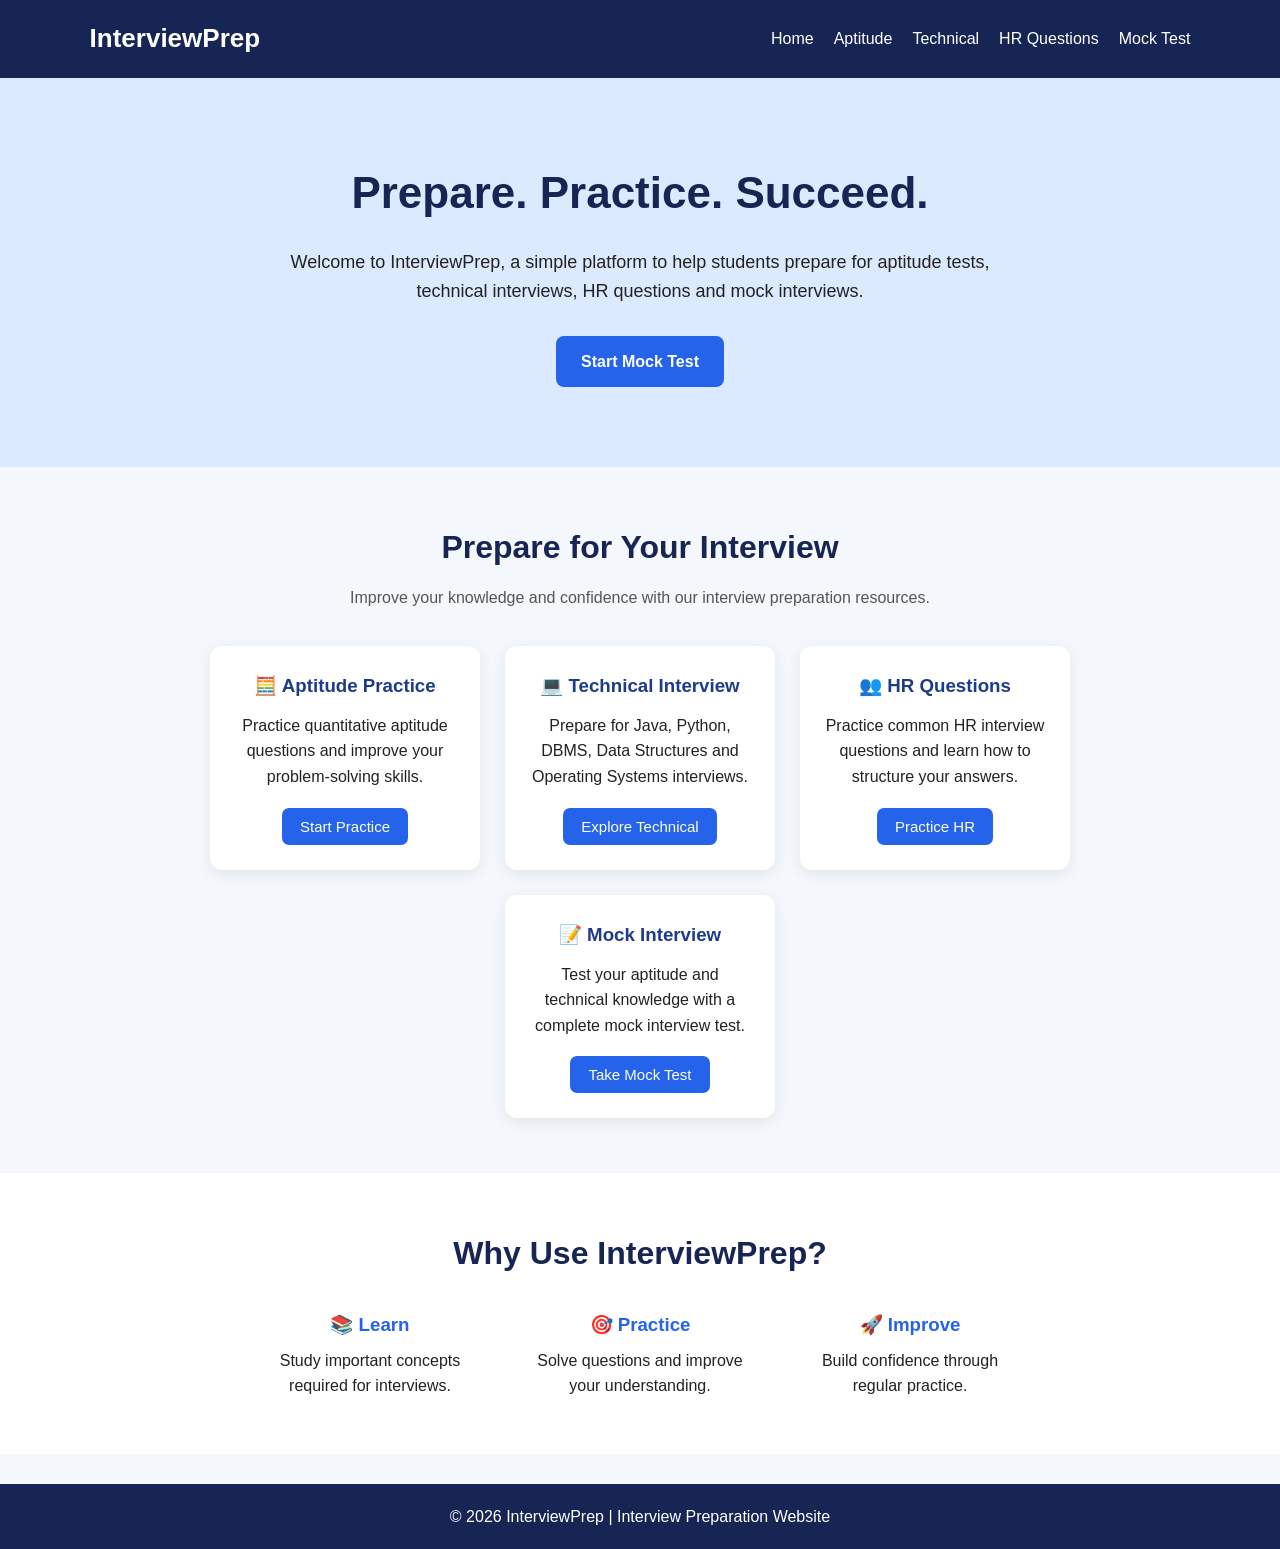
<file: index.html>
<!DOCTYPE html>
<html lang="en">

<head>
    <meta charset="UTF-8">
    <meta name="viewport" content="width=device-width, initial-scale=1.0">

    <title>InterviewPrep - Interview Preparation Website</title>

    <link rel="stylesheet" href="style.css">
</head>

<body>

<header>

    <div class="logo">
        InterviewPrep
    </div>

    <nav>
        <a href="index.html">Home</a>
        <a href="aptitude.html">Aptitude</a>
        <a href="technical.html">Technical</a>
        <a href="hr.html">HR Questions</a>
        <a href="mocktest.html">Mock Test</a>
    </nav>

</header>


<!-- Hero Section -->

<section class="hero">

    <h1>Prepare. Practice. Succeed.</h1>

    <p>
        Welcome to InterviewPrep, a simple platform to help
        students prepare for aptitude tests, technical interviews,
        HR questions and mock interviews.
    </p>

    <a href="mocktest.html" class="hero-button">
        Start Mock Test
    </a>

</section>


<!-- Features -->

<section class="features">

    <h2>Prepare for Your Interview</h2>

    <p class="page-description">
        Improve your knowledge and confidence with our
        interview preparation resources.
    </p>


    <div class="feature-container">


        <!-- Aptitude -->

        <div class="card">

            <h3>🧮 Aptitude Practice</h3>

            <p>
                Practice quantitative aptitude questions and
                improve your problem-solving skills.
            </p>

            <a href="aptitude.html">
                <button>Start Practice</button>
            </a>

        </div>


        <!-- Technical -->

        <div class="card">

            <h3>💻 Technical Interview</h3>

            <p>
                Prepare for Java, Python, DBMS, Data Structures
                and Operating Systems interviews.
            </p>

            <a href="technical.html">
                <button>Explore Technical</button>
            </a>

        </div>


        <!-- HR -->

        <div class="card">

            <h3>👥 HR Questions</h3>

            <p>
                Practice common HR interview questions and
                learn how to structure your answers.
            </p>

            <a href="hr.html">
                <button>Practice HR</button>
            </a>

        </div>


        <!-- Mock Test -->

        <div class="card">

            <h3>📝 Mock Interview</h3>

            <p>
                Test your aptitude and technical knowledge
                with a complete mock interview test.
            </p>

            <a href="mocktest.html">
                <button>Take Mock Test</button>
            </a>

        </div>

    </div>

</section>


<!-- Why InterviewPrep -->

<section class="why-section">

    <h2>Why Use InterviewPrep?</h2>

    <div class="why-container">

        <div>
            <h3>📚 Learn</h3>
            <p>
                Study important concepts required for interviews.
            </p>
        </div>

        <div>
            <h3>🎯 Practice</h3>
            <p>
                Solve questions and improve your understanding.
            </p>
        </div>

        <div>
            <h3>🚀 Improve</h3>
            <p>
                Build confidence through regular practice.
            </p>
        </div>

    </div>

</section>


<!-- Footer -->

<footer>

    <p>
        © 2026 InterviewPrep | Interview Preparation Website
    </p>

</footer>


</body>
</html>
</file>
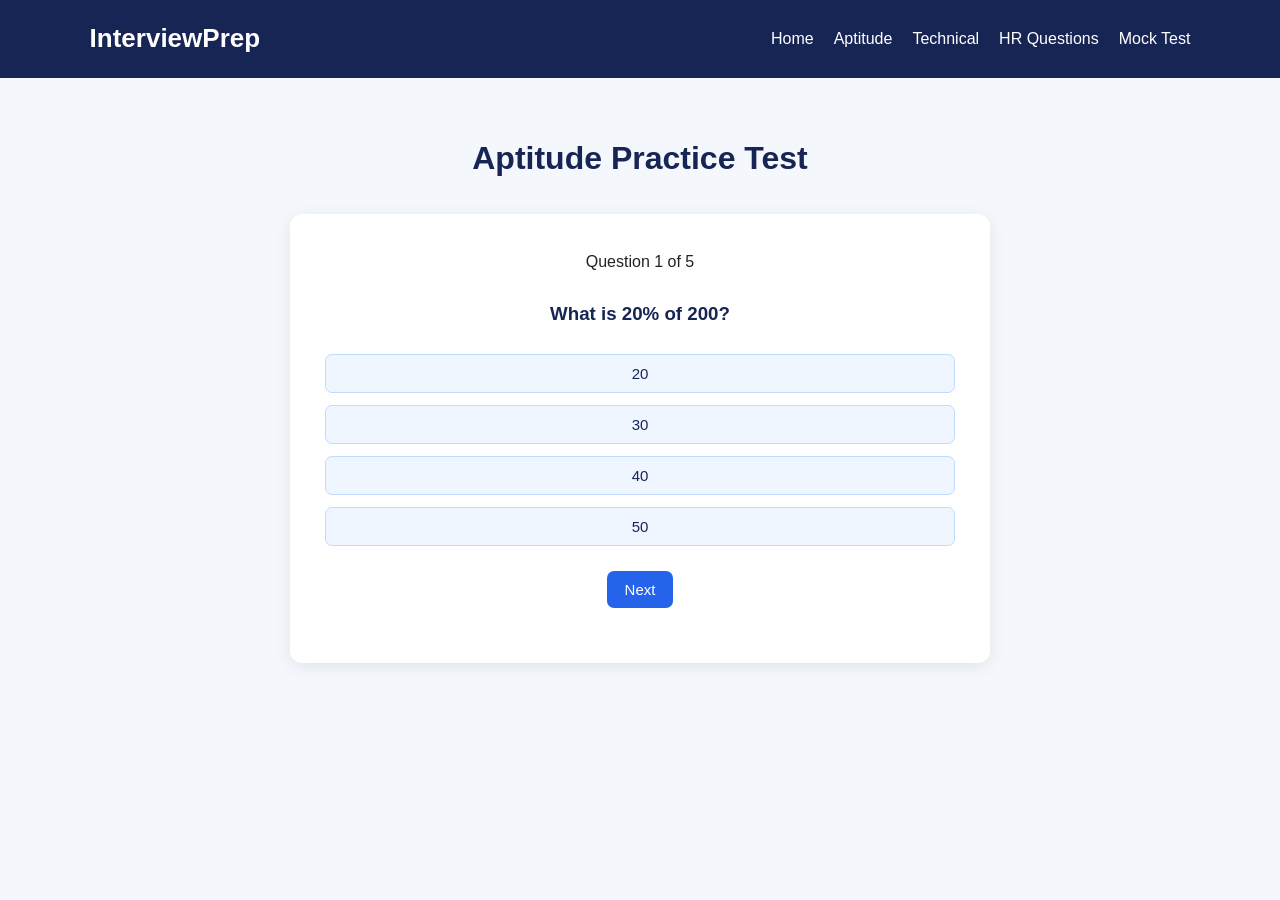
<file: aptitude.html>
<!DOCTYPE html>
<html lang="en">

<head>
    <meta charset="UTF-8">
    <meta name="viewport" content="width=device-width, initial-scale=1.0">
    <title>Aptitude Practice - InterviewPrep</title>
    <link rel="stylesheet" href="style.css">
</head>

<body>

<header>
    <div class="logo">InterviewPrep</div>

    <nav>
        <a href="index.html">Home</a>
        <a href="aptitude.html">Aptitude</a>
        <a href="technical.html">Technical</a>
        <a href="hr.html">HR Questions</a>
        <a href="mocktest.html">Mock Test</a>
    </nav>
</header>

<section class="test-section">

    <h2>Aptitude Practice Test</h2>

    <div class="test-box">

        <p id="aptitude-number"></p>

        <h3 id="aptitude-question"></h3>

        <div id="aptitude-options"></div>

        <button id="aptitude-next" onclick="nextAptitudeQuestion()">
    Next
</button>

<p id="aptitude-result"></p>

<button id="aptitude-restart"
        onclick="restartAptitudeTest()"
        style="display: none;">
    Restart Test
</button>

        <button id="aptitude-restart" onclick="restartAptitudeTest()" style="display: none;">
    Restart Test
</button>

    </div>

</section>

<script src="script.js"></script>

</body>
</html>
</file>
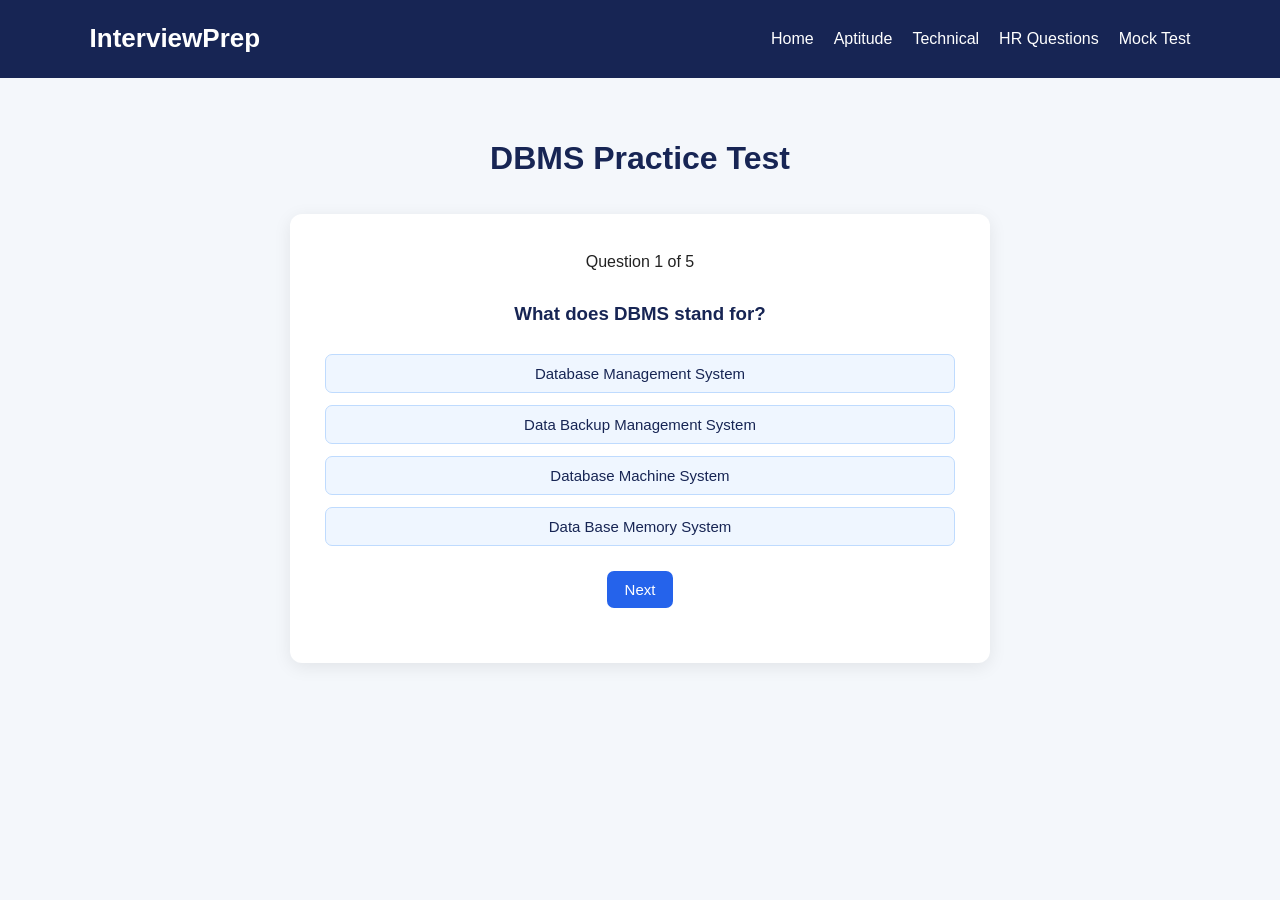
<file: dbms.html>
<!DOCTYPE html>
<html lang="en">

<head>
    <meta charset="UTF-8">
    <meta name="viewport" content="width=device-width, initial-scale=1.0">
    <title>DBMS Practice - InterviewPrep</title>
    <link rel="stylesheet" href="style.css">
</head>

<body>

<header>
    <div class="logo">InterviewPrep</div>

    <nav>
        <a href="index.html">Home</a>
        <a href="aptitude.html">Aptitude</a>
        <a href="technical.html">Technical</a>
        <a href="hr.html">HR Questions</a>
        <a href="mocktest.html">Mock Test</a>
    </nav>
</header>

<section class="test-section">

    <h2>DBMS Practice Test</h2>

    <div class="test-box">

        <p id="dbms-number">Question 1 of 5</p>

        <h3 id="dbms-question"></h3>

        <div id="dbms-options"></div>

        <button id="dbms-next" onclick="nextDBMSQuestion()">
            Next
        </button>

        <p id="dbms-result"></p>
        <button id="dbms-restart" onclick="restartDBMSTest()" style="display:none;">
    Restart Test
</button>

    </div>

</section>

<script>

const dbmsQuestions = [
    {
        question: "What does DBMS stand for?",
        options: [
            "Database Management System",
            "Data Backup Management System",
            "Database Machine System",
            "Data Base Memory System"
        ],
        answer: "Database Management System"
    },

    {
        question: "Which language is commonly used to interact with a database?",
        options: ["HTML", "SQL", "CSS", "XML"],
        answer: "SQL"
    },

    {
        question: "Which key uniquely identifies each record in a table?",
        options: ["Foreign Key", "Primary Key", "Candidate Key", "Super Key"],
        answer: "Primary Key"
    },

    {
        question: "Which command is used to retrieve data from a database?",
        options: ["INSERT", "UPDATE", "SELECT", "DELETE"],
        answer: "SELECT"
    },

    {
        question: "Which property of a transaction ensures all operations are completed or none are?",
        options: ["Consistency", "Isolation", "Atomicity", "Durability"],
        answer: "Atomicity"
    }
];

let dbmsCurrent = 0;
let dbmsScore = 0;
let dbmsAnswered = false;

function loadDBMSQuestion() {

    const question = dbmsQuestions[dbmsCurrent];

    document.getElementById("dbms-number").textContent =
        "Question " + (dbmsCurrent + 1) +
        " of " + dbmsQuestions.length;

    document.getElementById("dbms-question").textContent =
        question.question;

    const options =
        document.getElementById("dbms-options");

    options.innerHTML = "";

    dbmsAnswered = false;

    question.options.forEach(function(option) {

        const button = document.createElement("button");

        button.textContent = option;
        button.className = "option";

        button.onclick = function() {

            if (!dbmsAnswered) {

                dbmsAnswered = true;

                if (option === question.answer) {
                    dbmsScore++;
                }

                document
                    .querySelectorAll("#dbms-options .option")
                    .forEach(function(btn) {
                        btn.disabled = true;
                    });
            }
        };

        options.appendChild(button);
    });
}

function nextDBMSQuestion() {

    if (!dbmsAnswered) {
        alert("Please select an answer first.");
        return;
    }

    if (dbmsCurrent < dbmsQuestions.length - 1) {

        dbmsCurrent++;

        loadDBMSQuestion();

    } else {

        document.getElementById("dbms-number").textContent = "";

        document.getElementById("dbms-question").textContent =
            "Test Completed!";

        document.getElementById("dbms-options").innerHTML = "";

        document.getElementById("dbms-next").style.display =
            "none";
            document.getElementById("dbms-restart").style.display =
    "inline-block";

        document.getElementById("dbms-result").textContent =
            "Your Score: " + dbmsScore +
            " / " + dbmsQuestions.length;
    }
}

loadDBMSQuestion();

function restartDBMSTest() {

    dbmsCurrent = 0;
    dbmsScore = 0;
    dbmsAnswered = false;

    document.getElementById("dbms-next").style.display =
        "inline-block";

    document.getElementById("dbms-restart").style.display =
        "none";

    document.getElementById("dbms-result").textContent = "";

    loadDBMSQuestion();
}

</script>
</body>
</html>
</file>
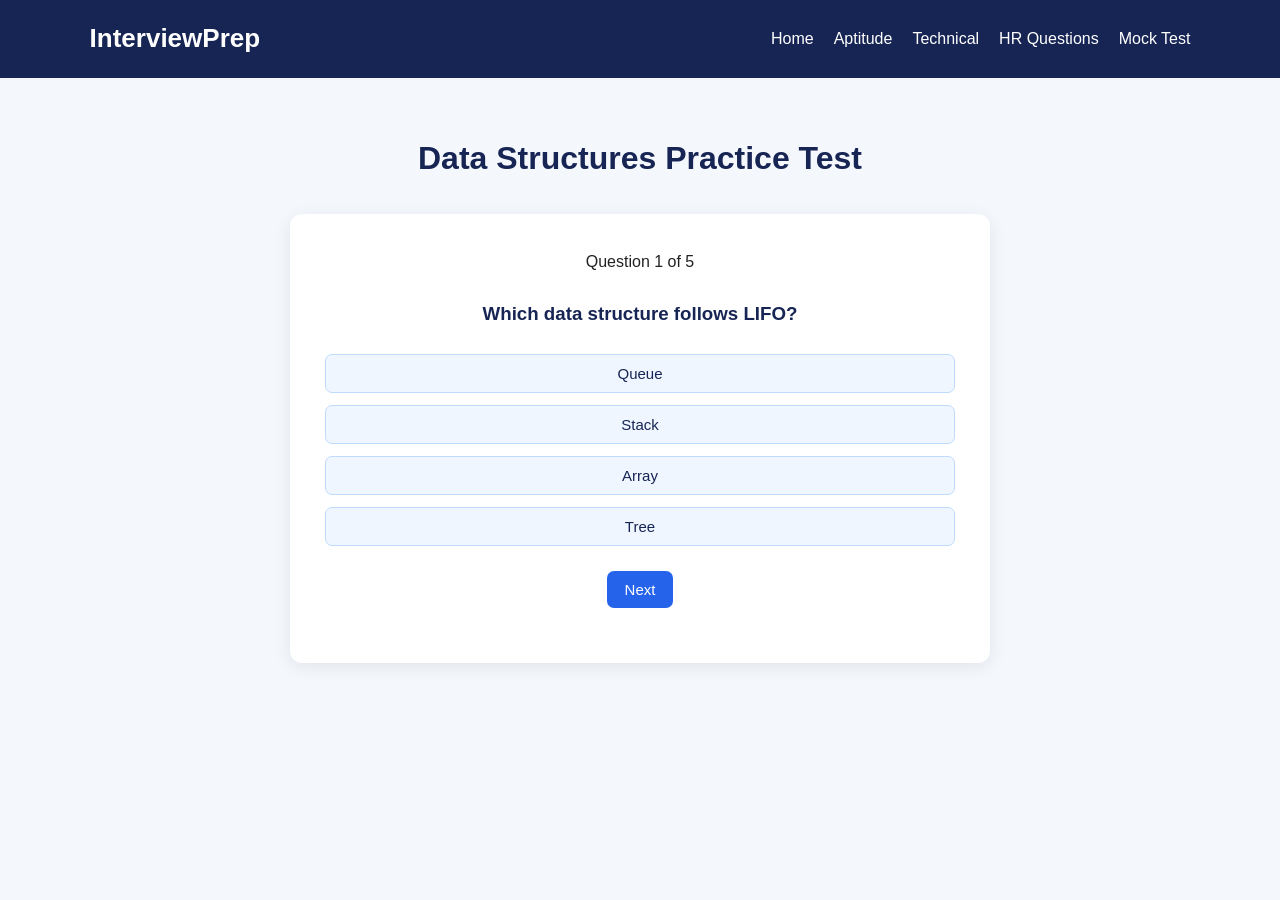
<file: dsa.html>
<!DOCTYPE html>
<html lang="en">

<head>
    <meta charset="UTF-8">
    <meta name="viewport" content="width=device-width, initial-scale=1.0">
    <title>Data Structures Practice - InterviewPrep</title>
    <link rel="stylesheet" href="style.css">
</head>

<body>

<header>
    <div class="logo">InterviewPrep</div>

    <nav>
        <a href="index.html">Home</a>
        <a href="aptitude.html">Aptitude</a>
        <a href="technical.html">Technical</a>
        <a href="hr.html">HR Questions</a>
        <a href="mocktest.html">Mock Test</a>
    </nav>
</header>

<section class="test-section">

    <h2>Data Structures Practice Test</h2>

    <div class="test-box">

        <p id="dsa-number">Question 1 of 5</p>

        <h3 id="dsa-question"></h3>

        <div id="dsa-options"></div>

        <button id="dsa-next" onclick="nextDSAQuestion()">
            Next
        </button>

        <p id="dsa-result"></p>
        <button id="dsa-restart" onclick="restartDSATest()" style="display:none;">
    Restart Test
</button>

    </div>

</section>

<script>

const dsaQuestions = [
    {
        question: "Which data structure follows LIFO?",
        options: ["Queue", "Stack", "Array", "Tree"],
        answer: "Stack"
    },

    {
        question: "Which data structure follows FIFO?",
        options: ["Stack", "Queue", "Tree", "Graph"],
        answer: "Queue"
    },

    {
        question: "Which data structure is used for hierarchical data?",
        options: ["Array", "Stack", "Tree", "Queue"],
        answer: "Tree"
    },

    {
        question: "What is the time complexity of binary search on a sorted array?",
        options: ["O(n)", "O(log n)", "O(n²)", "O(1)"],
        answer: "O(log n)"
    },

    {
        question: "Which traversal visits the root between the left and right subtrees?",
        options: ["Preorder", "Inorder", "Postorder", "Level order"],
        answer: "Inorder"
    }
];

let dsaCurrent = 0;
let dsaScore = 0;
let dsaAnswered = false;

function loadDSAQuestion() {

    const question = dsaQuestions[dsaCurrent];

    document.getElementById("dsa-number").textContent =
        "Question " + (dsaCurrent + 1) +
        " of " + dsaQuestions.length;

    document.getElementById("dsa-question").textContent =
        question.question;

    const options =
        document.getElementById("dsa-options");

    options.innerHTML = "";

    dsaAnswered = false;

    question.options.forEach(function(option) {

        const button = document.createElement("button");

        button.textContent = option;
        button.className = "option";

        button.onclick = function() {

            if (!dsaAnswered) {

                dsaAnswered = true;

                if (option === question.answer) {
                    dsaScore++;
                }

                document
                    .querySelectorAll("#dsa-options .option")
                    .forEach(function(btn) {
                        btn.disabled = true;
                    });
            }
        };

        options.appendChild(button);
    });
}

function nextDSAQuestion() {

    if (!dsaAnswered) {
        alert("Please select an answer first.");
        return;
    }

    if (dsaCurrent < dsaQuestions.length - 1) {

        dsaCurrent++;

        loadDSAQuestion();

    } else {

        document.getElementById("dsa-number").textContent = "";

        document.getElementById("dsa-question").textContent =
            "Test Completed!";

        document.getElementById("dsa-options").innerHTML = "";

        document.getElementById("dsa-next").style.display =
            "none";
            document.getElementById("dsa-restart").style.display =
    "inline-block";

        document.getElementById("dsa-result").textContent =
            "Your Score: " + dsaScore +
            " / " + dsaQuestions.length;
    }
}
loadDSAQuestion();

function restartDSATest() {

    dsaCurrent = 0;
    dsaScore = 0;
    dsaAnswered = false;

    document.getElementById("dsa-next").style.display =
        "inline-block";

    document.getElementById("dsa-restart").style.display =
        "none";

    document.getElementById("dsa-result").textContent = "";

    loadDSAQuestion();
}

</script>

</body>
</html>
</file>
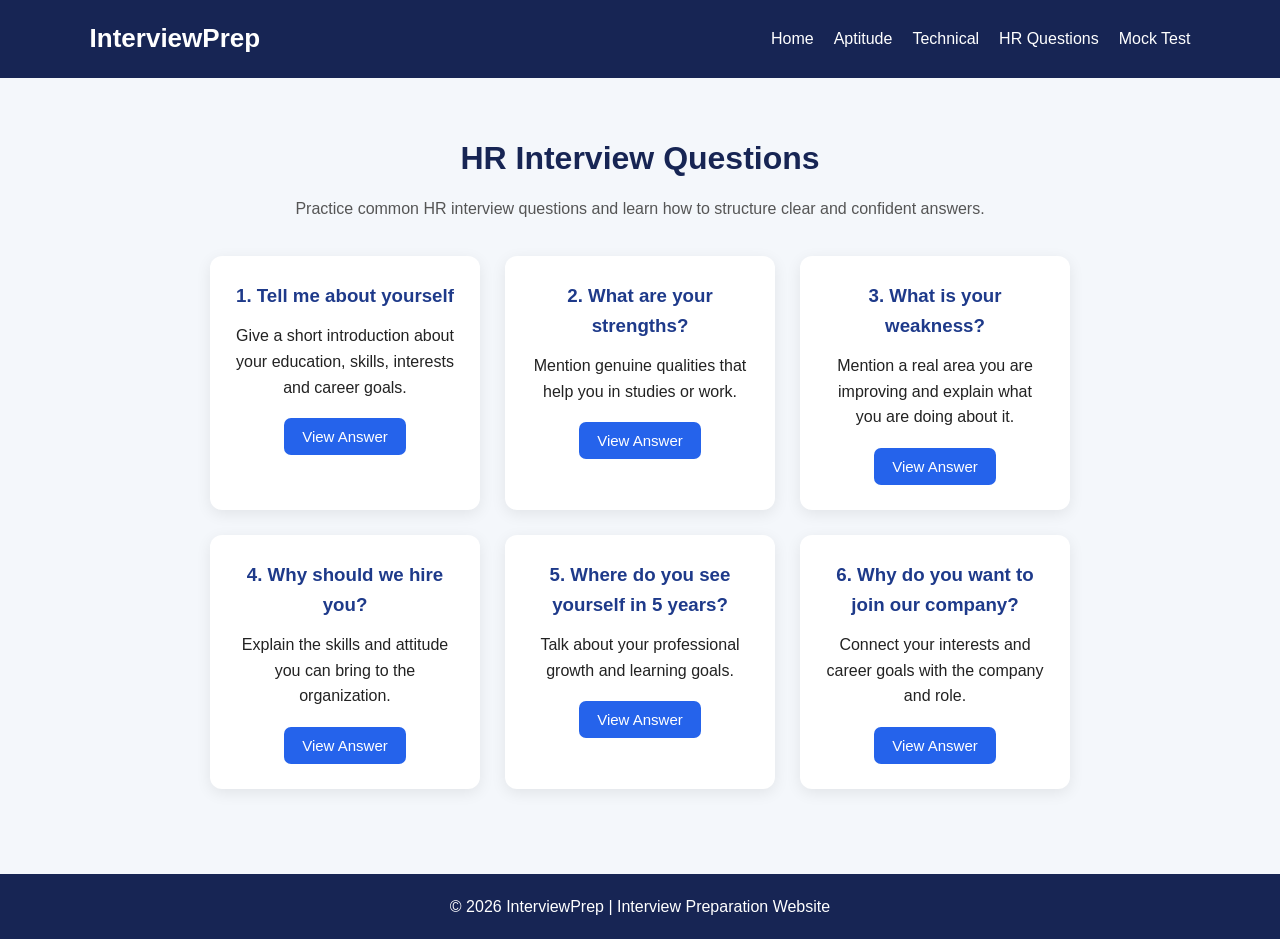
<file: hr.html>
<!DOCTYPE html>
<html lang="en">

<head>
    <meta charset="UTF-8">
    <meta name="viewport" content="width=device-width, initial-scale=1.0">
    <title>HR Interview Questions - InterviewPrep</title>
    <link rel="stylesheet" href="style.css">
</head>

<body>

<header>
    <div class="logo">InterviewPrep</div>

    <nav>
        <a href="index.html">Home</a>
        <a href="aptitude.html">Aptitude</a>
        <a href="technical.html">Technical</a>
        <a href="hr.html">HR Questions</a>
        <a href="mocktest.html">Mock Test</a>
    </nav>
</header>

<section class="features">

    <h2>HR Interview Questions</h2>

    <p class="page-description">
        Practice common HR interview questions and learn how to
        structure clear and confident answers.
    </p>

    <div class="feature-container">

        <div class="card">
            <h3>1. Tell me about yourself</h3>
            <p>
                Give a short introduction about your education,
                skills, interests and career goals.
            </p>

            <button onclick="showAnswer('answer1')">
                View Answer
            </button>

            <p id="answer1" style="display:none;">
                Example: I am a B.Tech student interested in
                technology and software development. I enjoy
                learning programming and improving my problem-solving
                skills. I am currently developing my technical and
                communication skills for a career in the software field.
            </p>
        </div>

        <div class="card">
            <h3>2. What are your strengths?</h3>

            <p>
                Mention genuine qualities that help you in studies
                or work.
            </p>

            <button onclick="showAnswer('answer2')">
                View Answer
            </button>

            <p id="answer2" style="display:none;">
                Example: My strengths are willingness to learn,
                problem-solving, consistency and the ability to
                work well with others.
            </p>
        </div>

        <div class="card">
            <h3>3. What is your weakness?</h3>

            <p>
                Mention a real area you are improving and explain
                what you are doing about it.
            </p>

            <button onclick="showAnswer('answer3')">
                View Answer
            </button>

            <p id="answer3" style="display:none;">
                Example: Sometimes I spend extra time making sure
                my work is correct. I am improving this by setting
                time limits and prioritizing important tasks.
            </p>
        </div>

        <div class="card">
            <h3>4. Why should we hire you?</h3>

            <p>
                Explain the skills and attitude you can bring to
                the organization.
            </p>

            <button onclick="showAnswer('answer4')">
                View Answer
            </button>

            <p id="answer4" style="display:none;">
                Example: I am willing to learn, adapt to new
                technologies and contribute to the team. I am
                also committed to improving my technical skills.
            </p>
        </div>

        <div class="card">
            <h3>5. Where do you see yourself in 5 years?</h3>

            <p>
                Talk about your professional growth and learning
                goals.
            </p>

            <button onclick="showAnswer('answer5')">
                View Answer
            </button>

            <p id="answer5" style="display:none;">
                Example: In five years, I would like to be an
                experienced software professional with strong
                technical skills and the ability to take
                responsibility for important projects.
            </p>
        </div>

        <div class="card">
            <h3>6. Why do you want to join our company?</h3>

            <p>
                Connect your interests and career goals with the
                company and role.
            </p>

            <button onclick="showAnswer('answer6')">
                View Answer
            </button>

            <p id="answer6" style="display:none;">
                Example: I am interested in this opportunity because
                it provides a chance to learn, work on real projects
                and develop my skills in a professional environment.
            </p>
        </div>

    </div>

</section>

<footer>
    <p>© 2026 InterviewPrep | Interview Preparation Website</p>
</footer>

<script>

function showAnswer(answerId) {

    const answer = document.getElementById(answerId);

    if (answer.style.display === "none") {
        answer.style.display = "block";
    } else {
        answer.style.display = "none";
    }
}

</script>

</body>
</html>
</file>
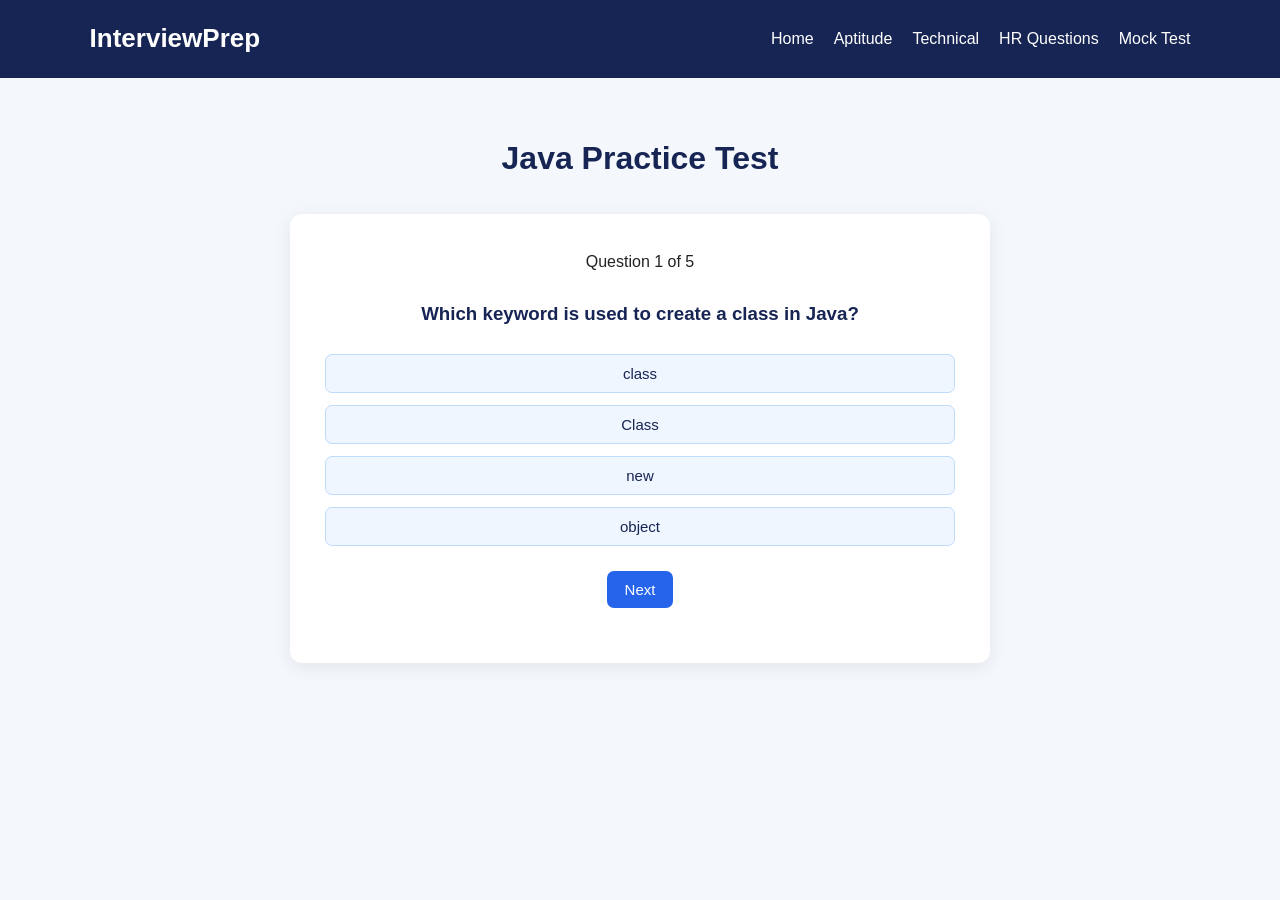
<file: java.html>
<!DOCTYPE html>
<html lang="en">

<head>
    <meta charset="UTF-8">
    <meta name="viewport" content="width=device-width, initial-scale=1.0">
    <title>Java Practice - InterviewPrep</title>
    <link rel="stylesheet" href="style.css">
</head>

<body>

<header>
    <div class="logo">InterviewPrep</div>

    <nav>
        <a href="index.html">Home</a>
        <a href="aptitude.html">Aptitude</a>
        <a href="technical.html">Technical</a>
        <a href="hr.html">HR Questions</a>
        <a href="mocktest.html">Mock Test</a>
    </nav>
</header>

<section class="test-section">

    <h2>Java Practice Test</h2>

    <div class="test-box">

        <p id="java-number">Question 1 of 5</p>

        <h3 id="java-question"></h3>

        <div id="java-options"></div>

        <button id="java-next" onclick="nextJavaQuestion()">
            Next
        </button>

        <p id="java-result"></p>

        <button id="java-restart" onclick="restartJavaTest()" style="display:none;">
            Restart Test
        </button>

    </div>

</section>

<script>

const javaQuestions = [
    {
        question: "Which keyword is used to create a class in Java?",
        options: ["class", "Class", "new", "object"],
        answer: "class"
    },

    {
        question: "Which method is the starting point of a Java program?",
        options: ["start()", "main()", "run()", "execute()"],
        answer: "main()"
    },

    {
        question: "Which concept allows one class to acquire properties of another class?",
        options: ["Encapsulation", "Inheritance", "Polymorphism", "Abstraction"],
        answer: "Inheritance"
    },

    {
        question: "Which keyword is used to inherit a class in Java?",
        options: ["inherits", "extends", "implements", "super"],
        answer: "extends"
    },

    {
        question: "Which of these is NOT a Java primitive data type?",
        options: ["int", "float", "String", "char"],
        answer: "String"
    }
];

let javaCurrent = 0;
let javaScore = 0;
let javaAnswered = false;

function loadJavaQuestion() {

    const question = javaQuestions[javaCurrent];

    document.getElementById("java-number").textContent =
        "Question " + (javaCurrent + 1) +
        " of " + javaQuestions.length;

    document.getElementById("java-question").textContent =
        question.question;

    const options =
        document.getElementById("java-options");

    options.innerHTML = "";

    javaAnswered = false;

    question.options.forEach(function(option) {

        const button = document.createElement("button");

        button.textContent = option;
        button.className = "option";

        button.onclick = function() {

            if (!javaAnswered) {

                javaAnswered = true;

                if (option === question.answer) {
                    javaScore++;
                }

                document
                    .querySelectorAll("#java-options .option")
                    .forEach(function(btn) {
                        btn.disabled = true;
                    });
            }
        };

        options.appendChild(button);
    });
}

function nextJavaQuestion() {

    if (!javaAnswered) {

        alert("Please select an answer first.");

        return;
    }

    if (javaCurrent < javaQuestions.length - 1) {

        javaCurrent++;

        loadJavaQuestion();

    } else {

        document.getElementById("java-number").textContent = "";

        document.getElementById("java-question").textContent =
            "Test Completed!";

        document.getElementById("java-options").innerHTML = "";

        document.getElementById("java-next").style.display =
            "none";

        document.getElementById("java-restart").style.display =
            "inline-block";

        document.getElementById("java-result").textContent =
            "Your Score: " + javaScore +
            " / " + javaQuestions.length;
    }
}

function restartJavaTest() {

    javaCurrent = 0;
    javaScore = 0;
    javaAnswered = false;

    document.getElementById("java-next").style.display =
        "inline-block";

    document.getElementById("java-restart").style.display =
        "none";

    document.getElementById("java-result").textContent = "";

    loadJavaQuestion();
}

loadJavaQuestion();

</script>

</body>
</html>
</file>
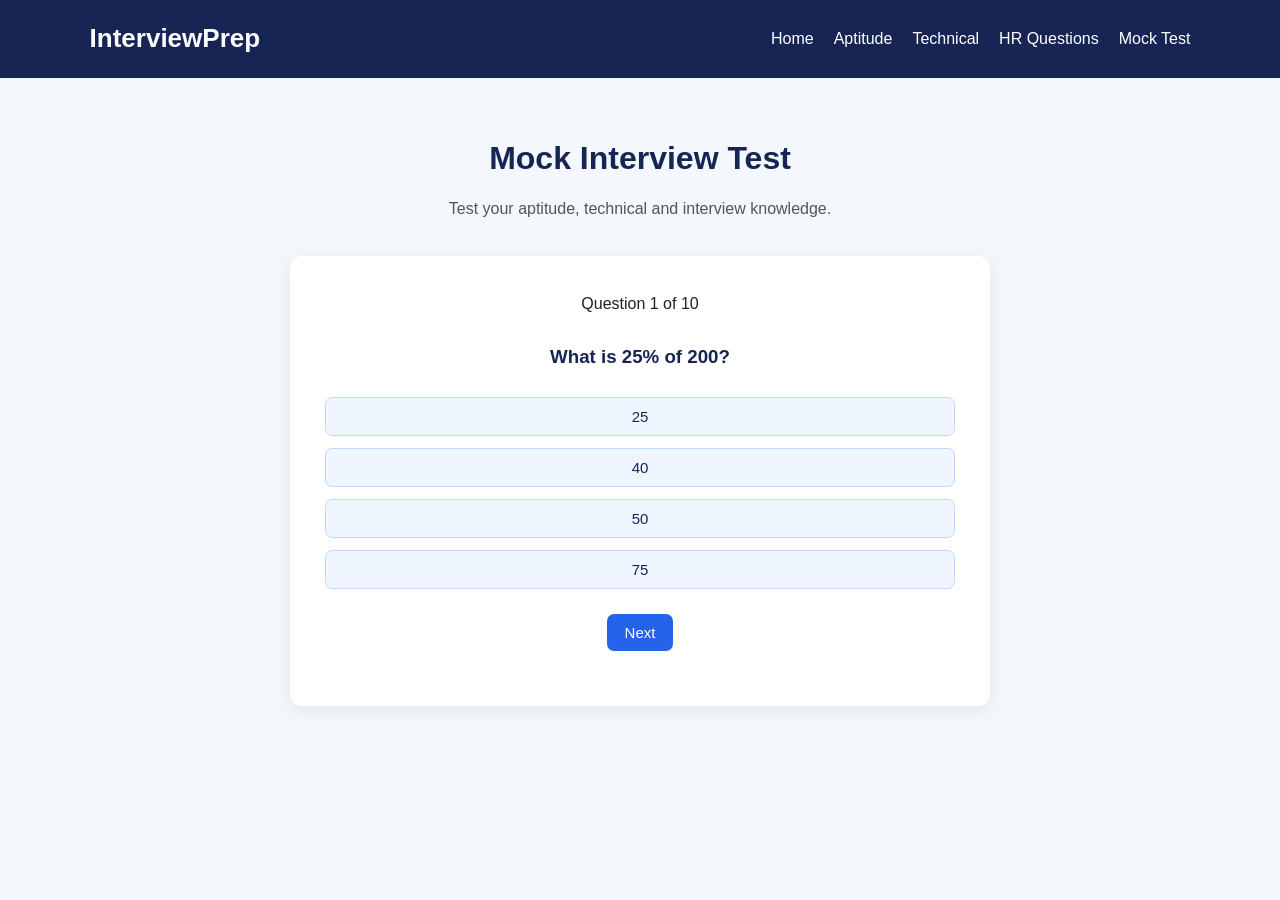
<file: mocktest.html>
<!DOCTYPE html>
<html lang="en">

<head>
    <meta charset="UTF-8">
    <meta name="viewport" content="width=device-width, initial-scale=1.0">
    <title>Mock Interview - InterviewPrep</title>
    <link rel="stylesheet" href="style.css">
</head>

<body>

<header>
    <div class="logo">InterviewPrep</div>

    <nav>
        <a href="index.html">Home</a>
        <a href="aptitude.html">Aptitude</a>
        <a href="technical.html">Technical</a>
        <a href="hr.html">HR Questions</a>
        <a href="mocktest.html">Mock Test</a>
    </nav>
</header>

<section class="test-section">

    <h2>Mock Interview Test</h2>

    <p class="page-description">
        Test your aptitude, technical and interview knowledge.
    </p>

    <div class="test-box">

        <p id="mock-number">Question 1 of 10</p>

        <h3 id="mock-question"></h3>

        <div id="mock-options"></div>

        <button id="mock-next" onclick="nextMockQuestion()">
            Next
        </button>

        <p id="mock-result"></p>
        <button id="mock-restart" onclick="restartMockTest()" style="display:none;">
    Restart Test
</button>

    </div>

</section>

<script>

const mockQuestions = [

    {
        question: "What is 25% of 200?",
        options: ["25", "40", "50", "75"],
        answer: "50"
    },

    {
        question: "Which keyword is used to inherit a class in Java?",
        options: ["extends", "inherits", "implements", "super"],
        answer: "extends"
    },

    {
        question: "Which data structure follows LIFO?",
        options: ["Queue", "Stack", "Tree", "Graph"],
        answer: "Stack"
    },

    {
        question: "Which command retrieves data from a database?",
        options: ["INSERT", "SELECT", "UPDATE", "DELETE"],
        answer: "SELECT"
    },

    {
        question: "Which keyword defines a function in Python?",
        options: ["function", "def", "fun", "define"],
        answer: "def"
    },

    {
        question: "What is the main function of an operating system?",
        options: [
            "Manage computer resources",
            "Create websites",
            "Write Java programs",
            "Design databases"
        ],
        answer: "Manage computer resources"
    },

    {
        question: "Which key uniquely identifies a record in a database?",
        options: [
            "Foreign Key",
            "Primary Key",
            "Duplicate Key",
            "Normal Key"
        ],
        answer: "Primary Key"
    },

    {
        question: "Which method is the starting point of a Java program?",
        options: ["start()", "main()", "run()", "execute()"],
        answer: "main()"
    },

    {
        question: "What is your main goal during an interview?",
        options: [
            "Show your skills and suitability for the role",
            "Avoid answering questions",
            "Speak continuously",
            "Memorize every possible question"
        ],
        answer: "Show your skills and suitability for the role"
    },

    {
        question: "Which traversal visits the root between the left and right subtrees?",
        options: ["Preorder", "Inorder", "Postorder", "Level order"],
        answer: "Inorder"
    }

];

let mockCurrent = 0;
let mockScore = 0;
let mockAnswered = false;

function loadMockQuestion() {

    const question = mockQuestions[mockCurrent];

    document.getElementById("mock-number").textContent =
        "Question " + (mockCurrent + 1) +
        " of " + mockQuestions.length;

    document.getElementById("mock-question").textContent =
        question.question;

    const options =
        document.getElementById("mock-options");

    options.innerHTML = "";

    mockAnswered = false;

    question.options.forEach(function(option) {

        const button = document.createElement("button");

        button.textContent = option;
        button.className = "option";

        button.onclick = function() {

            if (!mockAnswered) {

                mockAnswered = true;

                if (option === question.answer) {
                    mockScore++;
                }

                document
                    .querySelectorAll("#mock-options .option")
                    .forEach(function(btn) {
                        btn.disabled = true;
                    });
            }
        };

        options.appendChild(button);
    });
}

function nextMockQuestion() {

    if (!mockAnswered) {

        alert("Please select an answer first.");

        return;
    }

    if (mockCurrent < mockQuestions.length - 1) {

        mockCurrent++;

        loadMockQuestion();

    } else {

        document.getElementById("mock-number").textContent = "";

        document.getElementById("mock-question").textContent =
            "Mock Test Completed!";

        document.getElementById("mock-options").innerHTML = "";

        document.getElementById("mock-next").style.display =
            "none";
            document.getElementById("mock-restart").style.display =
    "inline-block";

        document.getElementById("mock-result").textContent =
            "Your Final Score: " + mockScore +
            " / " + mockQuestions.length;
    }
}

loadMockQuestion();

function restartMockTest() {

    mockCurrent = 0;
    mockScore = 0;
    mockAnswered = false;

    document.getElementById("mock-next").style.display =
        "inline-block";

    document.getElementById("mock-restart").style.display =
        "none";

    document.getElementById("mock-result").textContent = "";

    loadMockQuestion();
}

</script>

</body>
</html>
</file>
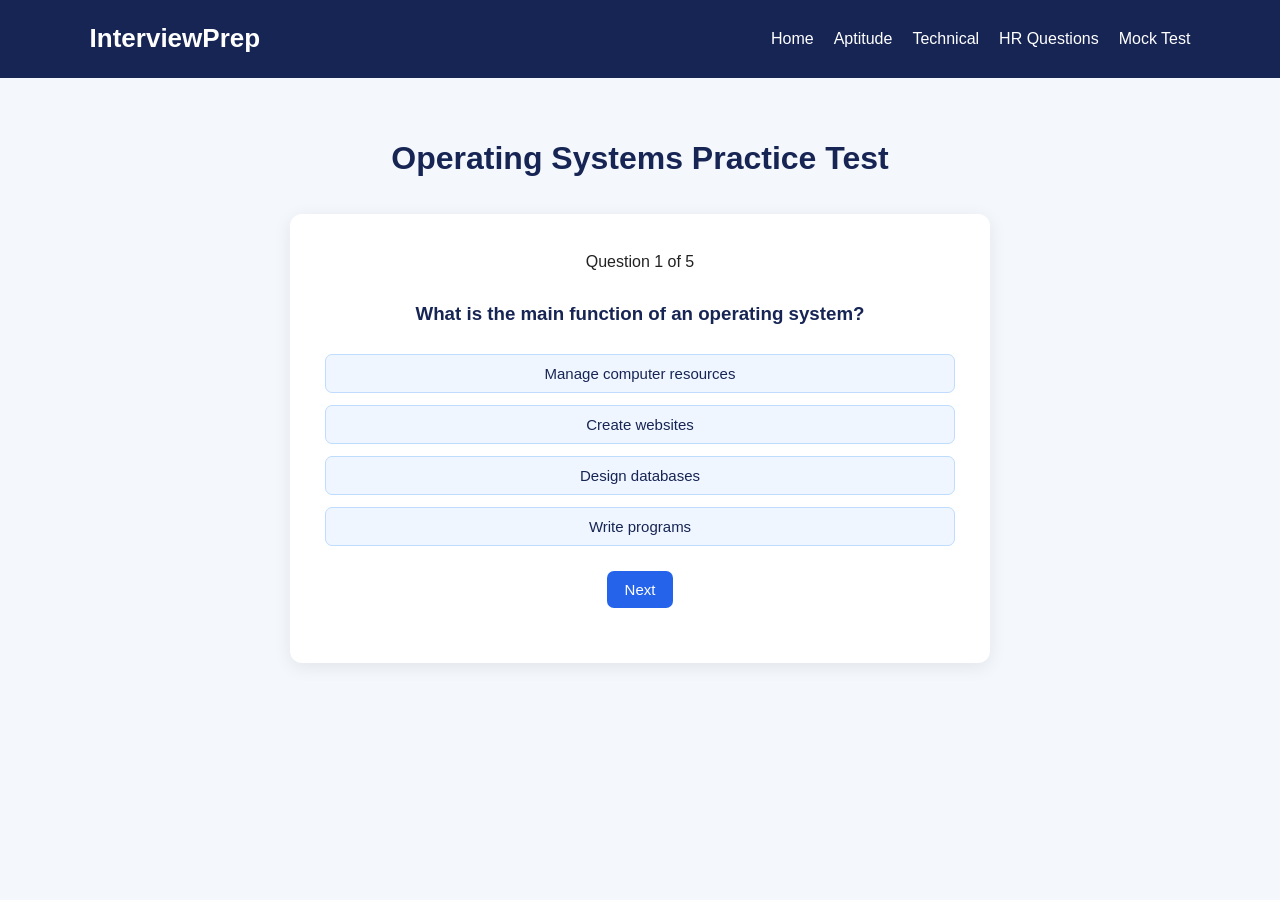
<file: os.html>
<!DOCTYPE html>
<html lang="en">

<head>
    <meta charset="UTF-8">
    <meta name="viewport" content="width=device-width, initial-scale=1.0">
    <title>Operating Systems Practice - InterviewPrep</title>
    <link rel="stylesheet" href="style.css">
</head>

<body>

<header>
    <div class="logo">InterviewPrep</div>

    <nav>
        <a href="index.html">Home</a>
        <a href="aptitude.html">Aptitude</a>
        <a href="technical.html">Technical</a>
        <a href="hr.html">HR Questions</a>
        <a href="mocktest.html">Mock Test</a>
    </nav>
</header>

<section class="test-section">

    <h2>Operating Systems Practice Test</h2>

    <div class="test-box">

        <p id="os-number">Question 1 of 5</p>

        <h3 id="os-question"></h3>

        <div id="os-options"></div>

        <button id="os-next" onclick="nextOSQuestion()">
            Next
        </button>

        <p id="os-result"></p>
<button id="os-restart" onclick="restartOSTest()" style="display:none;">
    Restart Test
</button>
    </div>

</section>

<script>

const osQuestions = [
    {
        question: "What is the main function of an operating system?",
        options: [
            "Manage computer resources",
            "Create websites",
            "Design databases",
            "Write programs"
        ],
        answer: "Manage computer resources"
    },

    {
        question: "Which of the following is an example of an operating system?",
        options: ["Java", "Windows", "MySQL", "HTML"],
        answer: "Windows"
    },

    {
        question: "Which component manages processes in an operating system?",
        options: [
            "Process Scheduler",
            "Compiler",
            "Web Browser",
            "Database"
        ],
        answer: "Process Scheduler"
    },

    {
        question: "Which memory is directly accessible by the CPU?",
        options: ["RAM", "Hard Disk", "DVD", "USB Drive"],
        answer: "RAM"
    },

    {
        question: "Which scheduling algorithm executes processes in the order they arrive?",
        options: [
            "Round Robin",
            "Shortest Job First",
            "FCFS",
            "Priority Scheduling"
        ],
        answer: "FCFS"
    }
];

let osCurrent = 0;
let osScore = 0;
let osAnswered = false;

function loadOSQuestion() {

    const question = osQuestions[osCurrent];

    document.getElementById("os-number").textContent =
        "Question " + (osCurrent + 1) +
        " of " + osQuestions.length;

    document.getElementById("os-question").textContent =
        question.question;

    const options =
        document.getElementById("os-options");

    options.innerHTML = "";

    osAnswered = false;

    question.options.forEach(function(option) {

        const button = document.createElement("button");

        button.textContent = option;
        button.className = "option";

        button.onclick = function() {

            if (!osAnswered) {

                osAnswered = true;

                if (option === question.answer) {
                    osScore++;
                }

                document
                    .querySelectorAll("#os-options .option")
                    .forEach(function(btn) {
                        btn.disabled = true;
                    });
            }
        };

        options.appendChild(button);
    });
}

function nextOSQuestion() {

    if (!osAnswered) {
        alert("Please select an answer first.");
        return;
    }

    if (osCurrent < osQuestions.length - 1) {

        osCurrent++;

        loadOSQuestion();

    } else {

        document.getElementById("os-number").textContent = "";

        document.getElementById("os-question").textContent =
            "Test Completed!";

        document.getElementById("os-options").innerHTML = "";

        document.getElementById("os-next").style.display =
            "none";
            document.getElementById("os-restart").style.display =
    "inline-block";

        document.getElementById("os-result").textContent =
            "Your Score: " + osScore +
            " / " + osQuestions.length;
    }
}

loadOSQuestion();

function restartOSTest() {

    osCurrent = 0;
    osScore = 0;
    osAnswered = false;

    document.getElementById("os-next").style.display =
        "inline-block";

    document.getElementById("os-restart").style.display =
        "none";

    document.getElementById("os-result").textContent = "";

    loadOSQuestion();
}

</script>

</body>
</html>
</file>
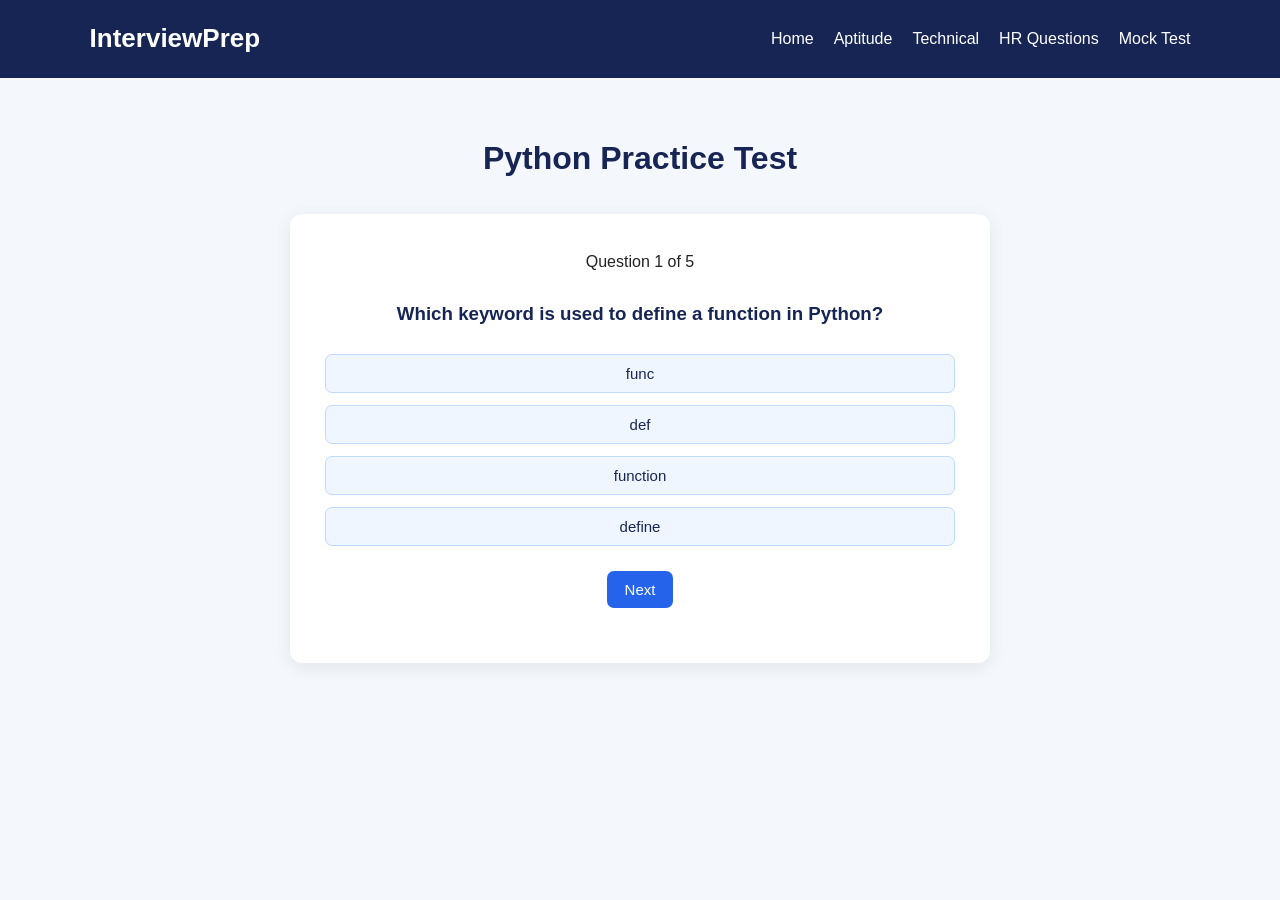
<file: python.html>
<!DOCTYPE html>
<html lang="en">

<head>
    <meta charset="UTF-8">
    <meta name="viewport" content="width=device-width, initial-scale=1.0">
    <title>Python Practice - InterviewPrep</title>
    <link rel="stylesheet" href="style.css">
</head>

<body>

<header>
    <div class="logo">InterviewPrep</div>

    <nav>
        <a href="index.html">Home</a>
        <a href="aptitude.html">Aptitude</a>
        <a href="technical.html">Technical</a>
        <a href="hr.html">HR Questions</a>
        <a href="mocktest.html">Mock Test</a>
    </nav>
</header>

<section class="test-section">

    <h2>Python Practice Test</h2>

    <div class="test-box">

        <p id="python-number">Question 1 of 5</p>

        <h3 id="python-question"></h3>

        <div id="python-options"></div>

        <button id="python-next" onclick="nextPythonQuestion()">
            Next
        </button>

        <p id="python-result"></p>
        <button id="python-restart" onclick="restartPythonTest()" style="display:none;">
    Restart Test
</button>

    </div>

</section>

<script>

const pythonQuestions = [
    {
        question: "Which keyword is used to define a function in Python?",
        options: ["func", "def", "function", "define"],
        answer: "def"
    },

    {
        question: "Which symbol is used for comments in Python?",
        options: ["//", "#", "/*", "--"],
        answer: "#"
    },

    {
        question: "Which data type stores multiple values in an ordered collection?",
        options: ["List", "Integer", "Boolean", "Float"],
        answer: "List"
    },

    {
        question: "Which function is used to display output in Python?",
        options: ["display()", "show()", "print()", "output()"],
        answer: "print()"
    },

    {
        question: "Which keyword is used to create a class in Python?",
        options: ["class", "Class", "object", "define"],
        answer: "class"
    }
];

let pythonCurrent = 0;
let pythonScore = 0;
let pythonAnswered = false;

function loadPythonQuestion() {

    const question = pythonQuestions[pythonCurrent];

    document.getElementById("python-number").textContent =
        "Question " + (pythonCurrent + 1) +
        " of " + pythonQuestions.length;

    document.getElementById("python-question").textContent =
        question.question;

    const options =
        document.getElementById("python-options");

    options.innerHTML = "";

    pythonAnswered = false;

    question.options.forEach(function(option) {

        const button = document.createElement("button");

        button.textContent = option;
        button.className = "option";

        button.onclick = function() {

            if (!pythonAnswered) {

                pythonAnswered = true;

                if (option === question.answer) {
                    pythonScore++;
                }

                document
                    .querySelectorAll("#python-options .option")
                    .forEach(function(btn) {
                        btn.disabled = true;
                    });
            }
        };

        options.appendChild(button);
    });
}

function nextPythonQuestion() {

    if (!pythonAnswered) {
        alert("Please select an answer first.");
        return;
    }

    if (pythonCurrent < pythonQuestions.length - 1) {

        pythonCurrent++;

        loadPythonQuestion();

    } else {

        document.getElementById("python-number").textContent = "";

        document.getElementById("python-question").textContent =
            "Test Completed!";

        document.getElementById("python-options").innerHTML = "";

        document.getElementById("python-next").style.display =
            "none";
            document.getElementById("python-restart").style.display =
    "inline-block";

        document.getElementById("python-result").textContent =
            "Your Score: " + pythonScore +
            " / " + pythonQuestions.length;
    }
}
loadPythonQuestion();

function restartPythonTest() {

    pythonCurrent = 0;
    pythonScore = 0;
    pythonAnswered = false;

    document.getElementById("python-next").style.display =
        "inline-block";

    document.getElementById("python-restart").style.display =
        "none";

    document.getElementById("python-result").textContent = "";

    loadPythonQuestion();
}

</script>


</body>
</html>
</file>
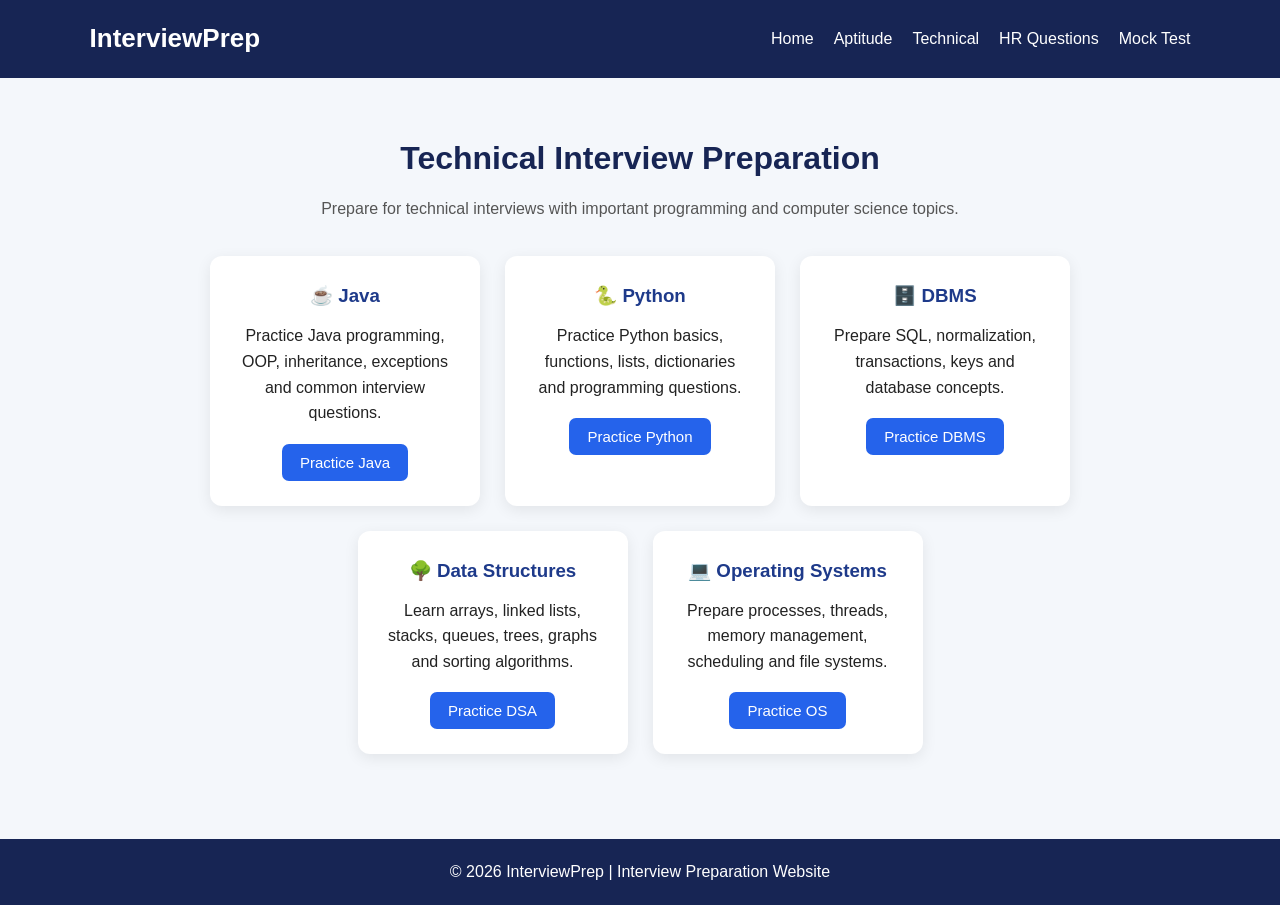
<file: technical.html>
<!DOCTYPE html>
<html lang="en">

<head>
    <meta charset="UTF-8">
    <meta name="viewport" content="width=device-width, initial-scale=1.0">
    <title>Technical Interview - InterviewPrep</title>
    <link rel="stylesheet" href="style.css">
</head>

<body>

<header>
    <div class="logo">InterviewPrep</div>

    <nav>
        <a href="index.html">Home</a>
        <a href="aptitude.html">Aptitude</a>
        <a href="technical.html">Technical</a>
        <a href="hr.html">HR Questions</a>
        <a href="mocktest.html">Mock Test</a>
    </nav>
</header>

<section class="features">

    <h2>Technical Interview Preparation</h2>

    <p class="page-description">
        Prepare for technical interviews with important programming
        and computer science topics.
    </p>

    <div class="feature-container">

        <div class="card">
            <h3>☕ Java</h3>
            <p>
                Practice Java programming, OOP, inheritance,
                exceptions and common interview questions.
            </p>

            <button onclick="startJavaTest()">
                Practice Java
            </button>
        </div>

        <div class="card">
            <h3>🐍 Python</h3>
            <p>
                Practice Python basics, functions, lists,
                dictionaries and programming questions.
            </p>

            <button onclick="startPythonTest()">
                Practice Python
            </button>
        </div>

        <div class="card">
            <h3>🗄️ DBMS</h3>
            <p>
                Prepare SQL, normalization, transactions,
                keys and database concepts.
            </p>

            <button onclick="startDBMSTest()">
                Practice DBMS
            </button>
        </div>

        <div class="card">
            <h3>🌳 Data Structures</h3>
            <p>
                Learn arrays, linked lists, stacks, queues,
                trees, graphs and sorting algorithms.
            </p>

            <button onclick="startDSATest()">
                Practice DSA
            </button>
        </div>

        <div class="card">
            <h3>💻 Operating Systems</h3>
            <p>
                Prepare processes, threads, memory management,
                scheduling and file systems.
            </p>

            <button onclick="startOSTest()">
                Practice OS
            </button>
        </div>

    </div>

</section>

<footer>
    <p>© 2026 InterviewPrep | Interview Preparation Website</p>
</footer>
<script src="script.js"></script>
</body>
</html>
</file>
<file: style.css>
/* ---------- General ---------- */

* {
    box-sizing: border-box;
    margin: 0;
    padding: 0;
}

body {
    font-family: Arial, sans-serif;
    background: #f4f7fb;
    color: #222;
    line-height: 1.6;
}


/* ---------- Header ---------- */

header {
    background: #172554;
    color: white;
    padding: 18px 7%;
    display: flex;
    justify-content: space-between;
    align-items: center;
    flex-wrap: wrap;
}

.logo {
    font-size: 26px;
    font-weight: bold;
}

nav {
    display: flex;
    gap: 20px;
    flex-wrap: wrap;
}

nav a {
    color: white;
    text-decoration: none;
    font-weight: 500;
}

nav a:hover {
    text-decoration: underline;
}


/* ---------- Hero ---------- */

.hero {
    text-align: center;
    padding: 80px 20px;
    background: #dbeafe;
}

.hero h1 {
    font-size: 44px;
    color: #172554;
    margin-bottom: 20px;
}

.hero p {
    max-width: 700px;
    margin: 0 auto 30px;
    font-size: 18px;
}

.hero-button {
    display: inline-block;
    background: #2563eb;
    color: white;
    padding: 13px 25px;
    border-radius: 8px;
    text-decoration: none;
    font-weight: bold;
}

.hero-button:hover {
    background: #1d4ed8;
}


/* ---------- Sections ---------- */

.features,
.why-section,
.test-section {
    padding: 55px 7%;
    text-align: center;
}

.features h2,
.why-section h2,
.test-section h2 {
    color: #172554;
    font-size: 32px;
    margin-bottom: 12px;
}

.page-description {
    margin-bottom: 35px;
    color: #555;
}


/* ---------- Cards ---------- */

.feature-container {
    display: flex;
    justify-content: center;
    gap: 25px;
    flex-wrap: wrap;
}

.card {
    background: white;
    width: 270px;
    padding: 25px;
    border-radius: 12px;
    box-shadow: 0 4px 15px rgba(0, 0, 0, 0.08);
    transition: transform 0.2s;
}

.card:hover {
    transform: translateY(-5px);
}

.card h3 {
    color: #1e3a8a;
    margin-bottom: 12px;
}

.card p {
    margin-bottom: 18px;
}


/* ---------- Buttons ---------- */

button {
    background: #2563eb;
    color: white;
    border: none;
    padding: 10px 18px;
    border-radius: 7px;
    cursor: pointer;
    font-size: 15px;
}

button:hover {
    background: #1d4ed8;
}

button:disabled {
    background: #9ca3af;
    cursor: not-allowed;
}


/* ---------- Why Section ---------- */

.why-section {
    background: white;
}

.why-container {
    display: flex;
    justify-content: center;
    gap: 50px;
    flex-wrap: wrap;
    margin-top: 30px;
}

.why-container div {
    width: 220px;
}

.why-container h3 {
    color: #2563eb;
    margin-bottom: 8px;
}


/* ---------- Test Pages ---------- */

.test-section {
    min-height: 70vh;
}

.test-box {
    background: white;
    max-width: 700px;
    margin: 30px auto;
    padding: 35px;
    border-radius: 12px;
    box-shadow: 0 4px 18px rgba(0, 0, 0, 0.08);
}

.test-box h3 {
    margin: 25px 0;
    color: #172554;
}

#aptitude-options,
#java-options,
#python-options,
#dbms-options,
#dsa-options,
#os-options,
#mock-options {
    display: flex;
    flex-direction: column;
    gap: 12px;
    margin-bottom: 25px;
}

.option {
    background: #eff6ff;
    color: #172554;
    border: 1px solid #bfdbfe;
    width: 100%;
}

.option:hover {
    background: #dbeafe;
}

#aptitude-result,
#java-result,
#python-result,
#dbms-result,
#dsa-result,
#os-result,
#mock-result {
    margin-top: 20px;
    font-size: 20px;
    font-weight: bold;
    color: #172554;
}


/* ---------- Footer ---------- */

footer {
    background: #172554;
    color: white;
    text-align: center;
    padding: 20px;
    margin-top: 30px;
}


/* ---------- Mobile ---------- */

@media (max-width: 700px) {

    header {
        flex-direction: column;
        gap: 15px;
    }

    nav {
        justify-content: center;
    }

    .hero h1 {
        font-size: 32px;
    }

    .card {
        width: 100%;
        max-width: 350px;
    }

    .test-box {
        padding: 25px 18px;
    }
}
</file>
